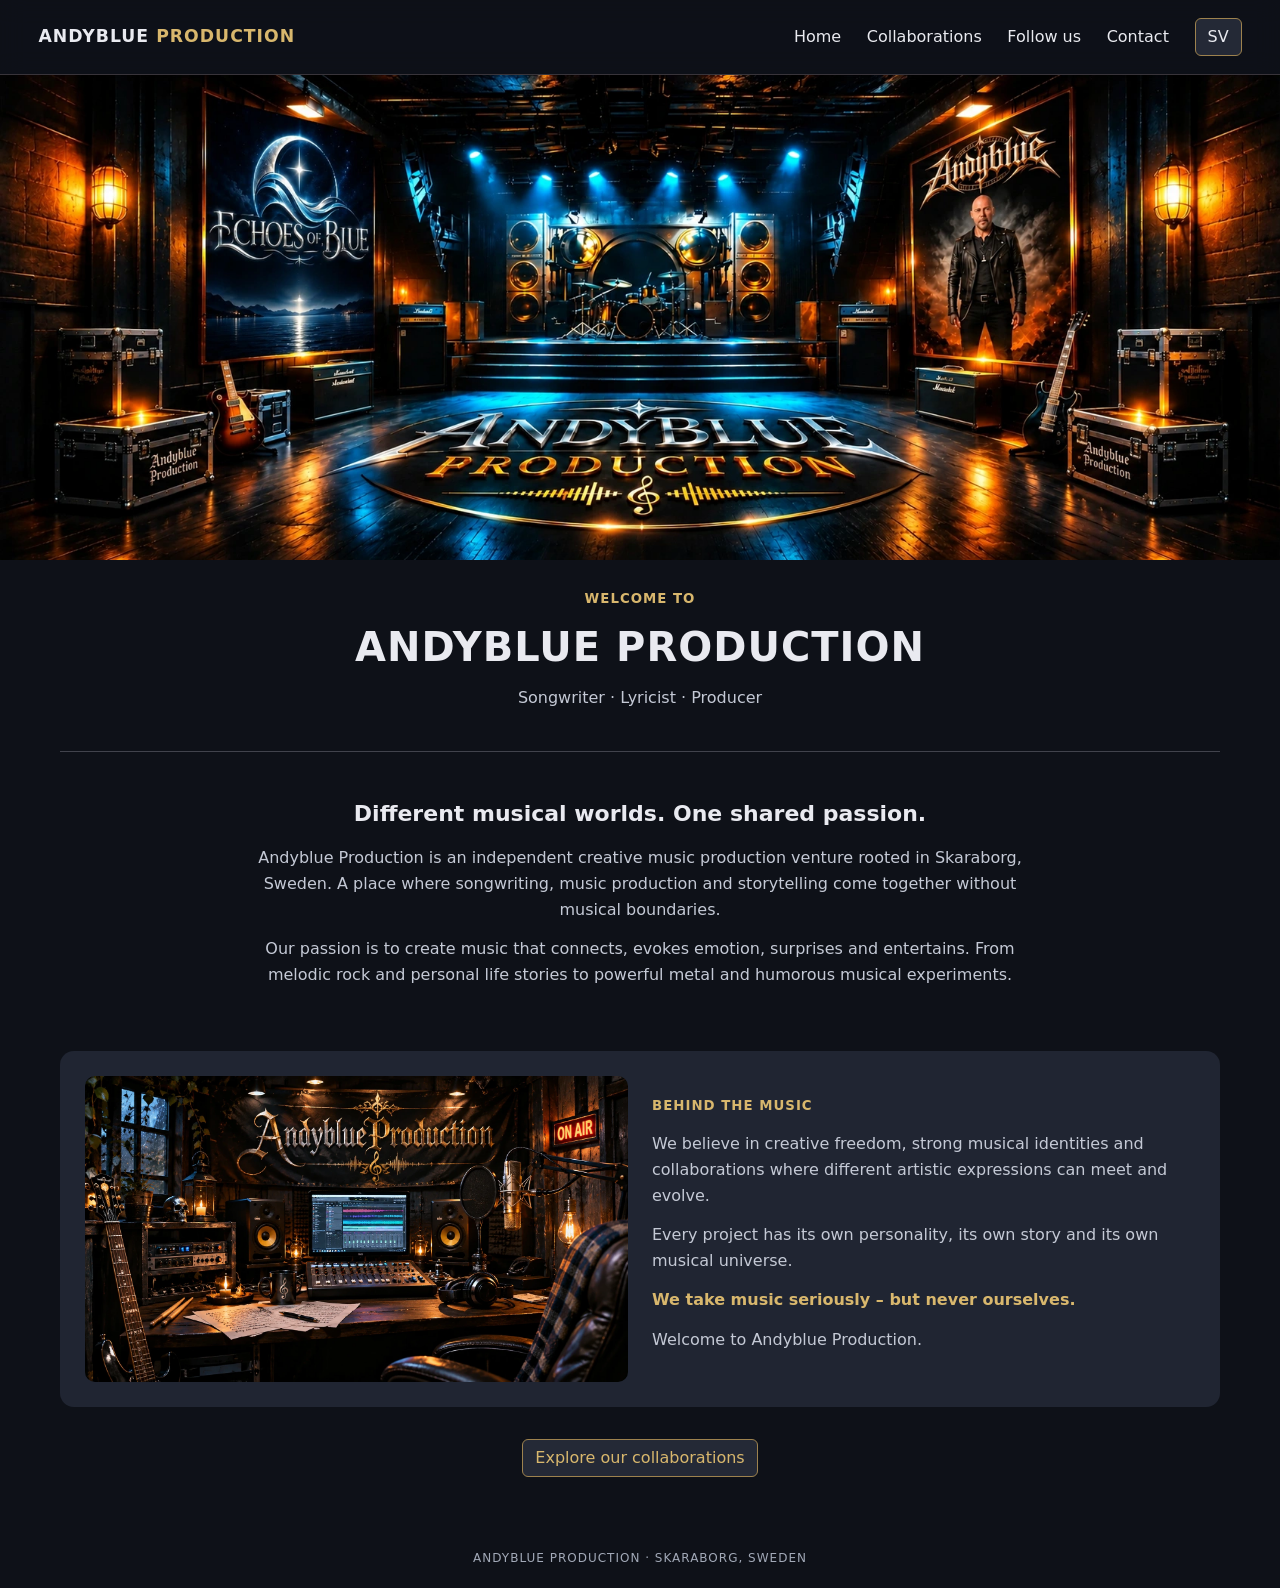
<file: index.html>
<!doctype html><html lang="en"><head><meta charset="utf-8"><meta name="viewport" content="width=device-width, initial-scale=1"><title>Andyblue Production</title><link rel="stylesheet" href="style.css"><script src="site.js" defer></script></head><body><header><a class="brand" href="index.html">ANDYBLUE <span>PRODUCTION</span></a><nav><a href="index.html" data-en="Home" data-sv="Hem">Home</a><a href="collaborations.html" data-en="Collaborations" data-sv="Samarbeten">Collaborations</a><a href="follow.html" data-en="Follow us" data-sv="Följ oss">Follow us</a><a href="contact.html" data-en="Contact" data-sv="Kontakt">Contact</a><button id="lang" type="button">SV</button></nav></header><div class="hero-wrap" id="home"><img alt="Andyblue Production stage with artist posters" class="hero" src="images/stage.webp"/></div><main><section class="intro"><small data-en="WELCOME TO" data-sv="VÄLKOMMEN TILL">WELCOME TO</small><h1>ANDYBLUE PRODUCTION</h1><p data-en="Songwriter · Lyricist · Producer" data-sv="Låtskrivare · Textförfattare · Producent">Songwriter · Lyricist · Producer</p></section><section class="home-copy"><h2  data-en="Different musical worlds. One shared passion." data-sv="Olika musikaliska världar. En gemensam passion.">Different musical worlds. One shared passion.</h2><p  data-en="Andyblue Production is an independent creative music production venture rooted in Skaraborg, Sweden. A place where songwriting, music production and storytelling come together without musical boundaries." data-sv="Andyblue Production är en oberoende kreativ musikverksamhet med rötterna i Skaraborg, Sverige. Här möts låtskrivande, musikproduktion och berättande utan musikaliska gränser.">Andyblue Production is an independent creative music production venture rooted in Skaraborg, Sweden. A place where songwriting, music production and storytelling come together without musical boundaries.</p><p  data-en="Our passion is to create music that connects, evokes emotion, surprises and entertains. From melodic rock and personal life stories to powerful metal and humorous musical experiments." data-sv="Vår drivkraft är att skapa musik som berör, väcker känslor, överraskar och underhåller. Från melodisk rock och personliga livsberättelser till kraftfull metal och humoristiska musikaliska experiment.">Our passion is to create music that connects, evokes emotion, surprises and entertains. From melodic rock and personal life stories to powerful metal and humorous musical experiments.</p></section><section class="panel split"><img src="images/studio.webp" alt="Music studio"><div><small  data-en="BEHIND THE MUSIC" data-sv="BAKOM MUSIKEN">BEHIND THE MUSIC</small><p  data-en="We believe in creative freedom, strong musical identities and collaborations where different artistic expressions can meet and evolve." data-sv="Vi tror på kreativ frihet, starka musikaliska identiteter och samarbeten där olika uttryck får mötas och utvecklas.">We believe in creative freedom, strong musical identities and collaborations where different artistic expressions can meet and evolve.</p><p  data-en="Every project has its own personality, its own story and its own musical universe." data-sv="Varje projekt har sin egen personlighet, sin egen berättelse och sitt eget musikaliska universum.">Every project has its own personality, its own story and its own musical universe.</p><p class="slogan" data-en="We take music seriously – but never ourselves." data-sv="Vi tar musiken på allvar – men absolut inte oss själva.">We take music seriously – but never ourselves.</p><p  data-en="Welcome to Andyblue Production." data-sv="Välkommen till Andyblue Production.">Welcome to Andyblue Production.</p></div></section><p class="back"><a class="link" href="collaborations.html" data-en="Explore our collaborations" data-sv="Upptäck våra samarbeten">Explore our collaborations</a></p></main><footer>ANDYBLUE PRODUCTION · SKARABORG, SWEDEN</footer></body></html>
</file>
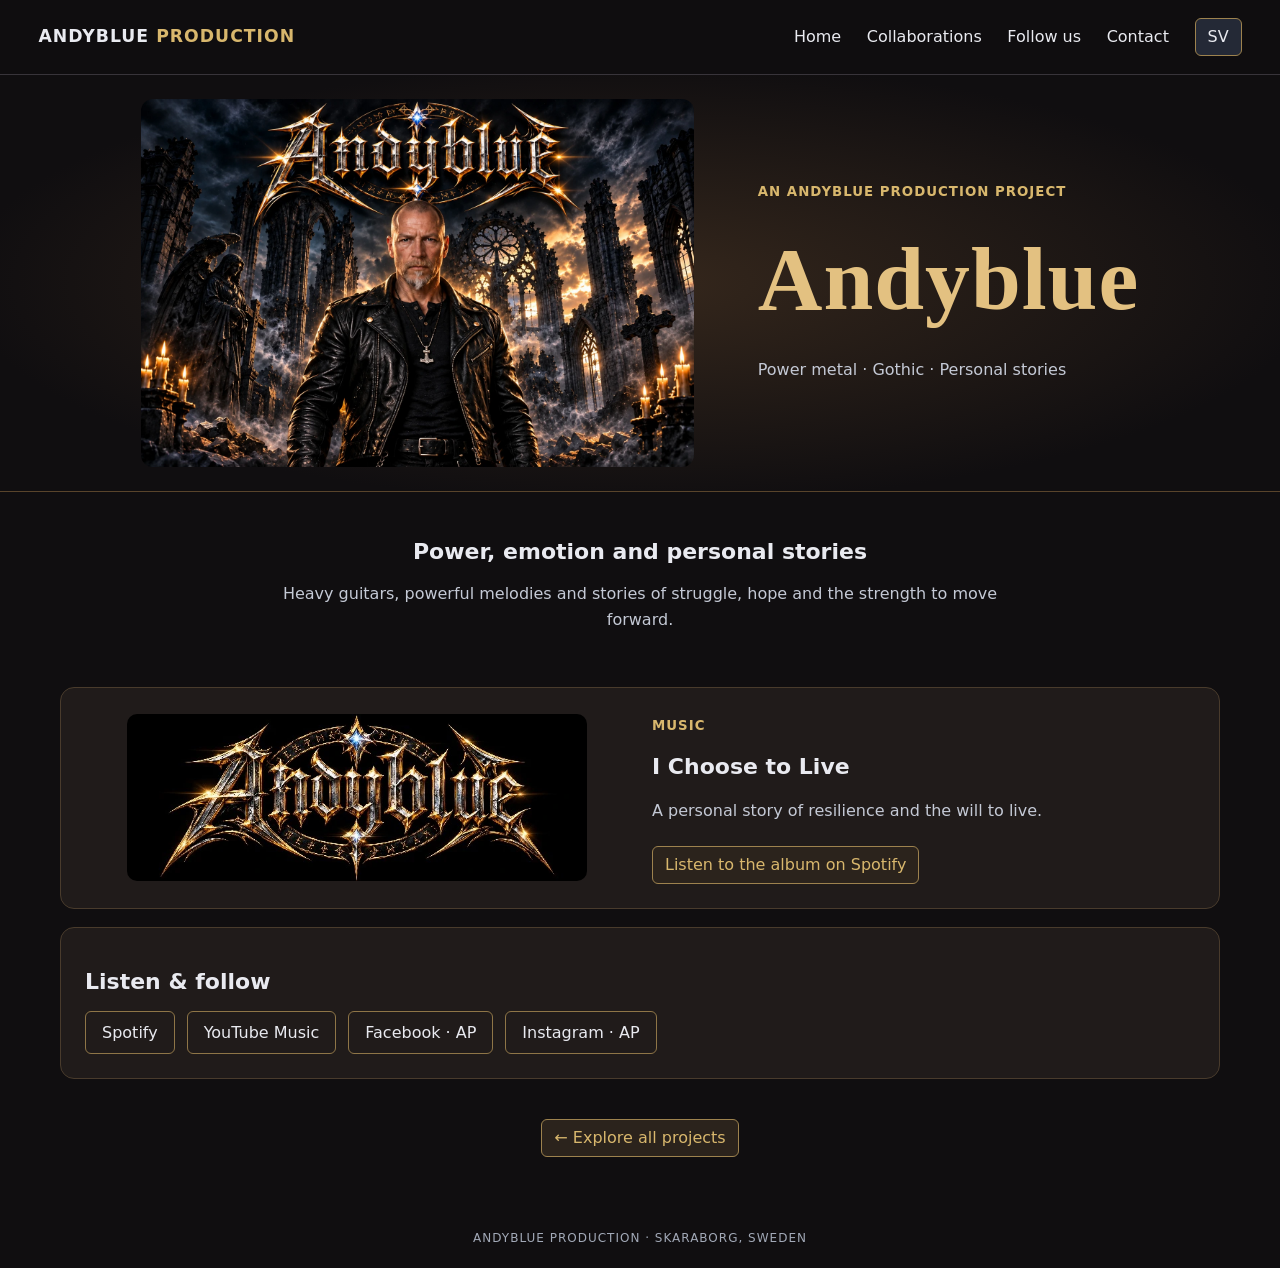
<file: andyblue.html>
<!DOCTYPE html>

<html lang="en"><head><meta charset="utf-8"/><meta content="width=device-width, initial-scale=1" name="viewport"/><title>Andyblue | Andyblue Production</title><link href="style.css" rel="stylesheet"/><script defer="" src="site.js"></script></head><body class="andy-page"><header><a class="brand" href="index.html">ANDYBLUE <span>PRODUCTION</span></a><nav><a data-en="Home" data-sv="Hem" href="index.html">Home</a><a data-en="Collaborations" data-sv="Samarbeten" href="collaborations.html">Collaborations</a><a data-en="Follow us" data-sv="Följ oss" href="follow.html">Follow us</a><a data-en="Contact" data-sv="Kontakt" href="contact.html">Contact</a><button id="lang" type="button">SV</button></nav></header><div class="andy-hero"><img alt="Andyblue artist portrait in gothic cathedral ruins" src="images/andy-portrait.webp"/><div><small data-en="AN ANDYBLUE PRODUCTION PROJECT" data-sv="ETT PROJEKT AV ANDYBLUE PRODUCTION">AN ANDYBLUE PRODUCTION PROJECT</small><h1>Andyblue</h1><p data-en="Power metal · Gothic · Personal stories" data-sv="Power metal · Gothic · Personliga berättelser">Power metal · Gothic · Personal stories</p></div></div><main><section class="echoes-intro"><h2 data-en="Power, emotion and personal stories" data-sv="Kraft, känslor och personliga berättelser">Power, emotion and personal stories</h2><p data-en="Heavy guitars, powerful melodies and stories of struggle, hope and the strength to move forward." data-sv="Tunga gitarrer, kraftfulla melodier och berättelser om kamp, hopp och styrkan att gå vidare.">Heavy guitars, powerful melodies and stories of struggle, hope and the strength to move forward.</p></section><section class="panel split release" id="music"><img alt="Andyblue logo" src="images/andyblue.webp"/><div><small data-en="MUSIC" data-sv="MUSIK">MUSIC</small><h2>I Choose to Live</h2><p data-en="A personal story of resilience and the will to live." data-sv="En personlig berättelse om motståndskraft och viljan att leva.">A personal story of resilience and the will to live.</p><a class="link" data-en="Listen to the album on Spotify" data-sv="Lyssna på albumet på Spotify" href="https://open.spotify.com/album/5EcicLr6b9FVYunjVQ2gjQ" rel="noopener noreferrer" target="_blank">Listen to the album on Spotify</a></div></section><section class="panel" id="follow"><h2 data-en="Listen &amp; follow" data-sv="Lyssna &amp; följ">Listen &amp; follow</h2><div class="platforms"><a href="https://open.spotify.com/artist/4fv56eKENTeQgwvRbwUkNv" rel="noopener noreferrer" target="_blank">Spotify</a><a href="https://music.youtube.com/playlist?list=OLAK5uy_lKihblb8KR2BF_YMe_w6opX4n6pZLDoxQ" rel="noopener noreferrer" target="_blank">YouTube Music</a><a href="https://www.facebook.com/andyblueproduction/" rel="noopener noreferrer" target="_blank">Facebook · AP</a><a href="https://www.instagram.com/andyblue_production/" rel="noopener noreferrer" target="_blank">Instagram · AP</a></div></section><p class="back"><a class="link" data-en="← Explore all projects" data-sv="← Upptäck alla projekt" href="collaborations.html">← Explore all projects</a></p></main><footer>ANDYBLUE PRODUCTION · SKARABORG, SWEDEN</footer></body></html>
</file>
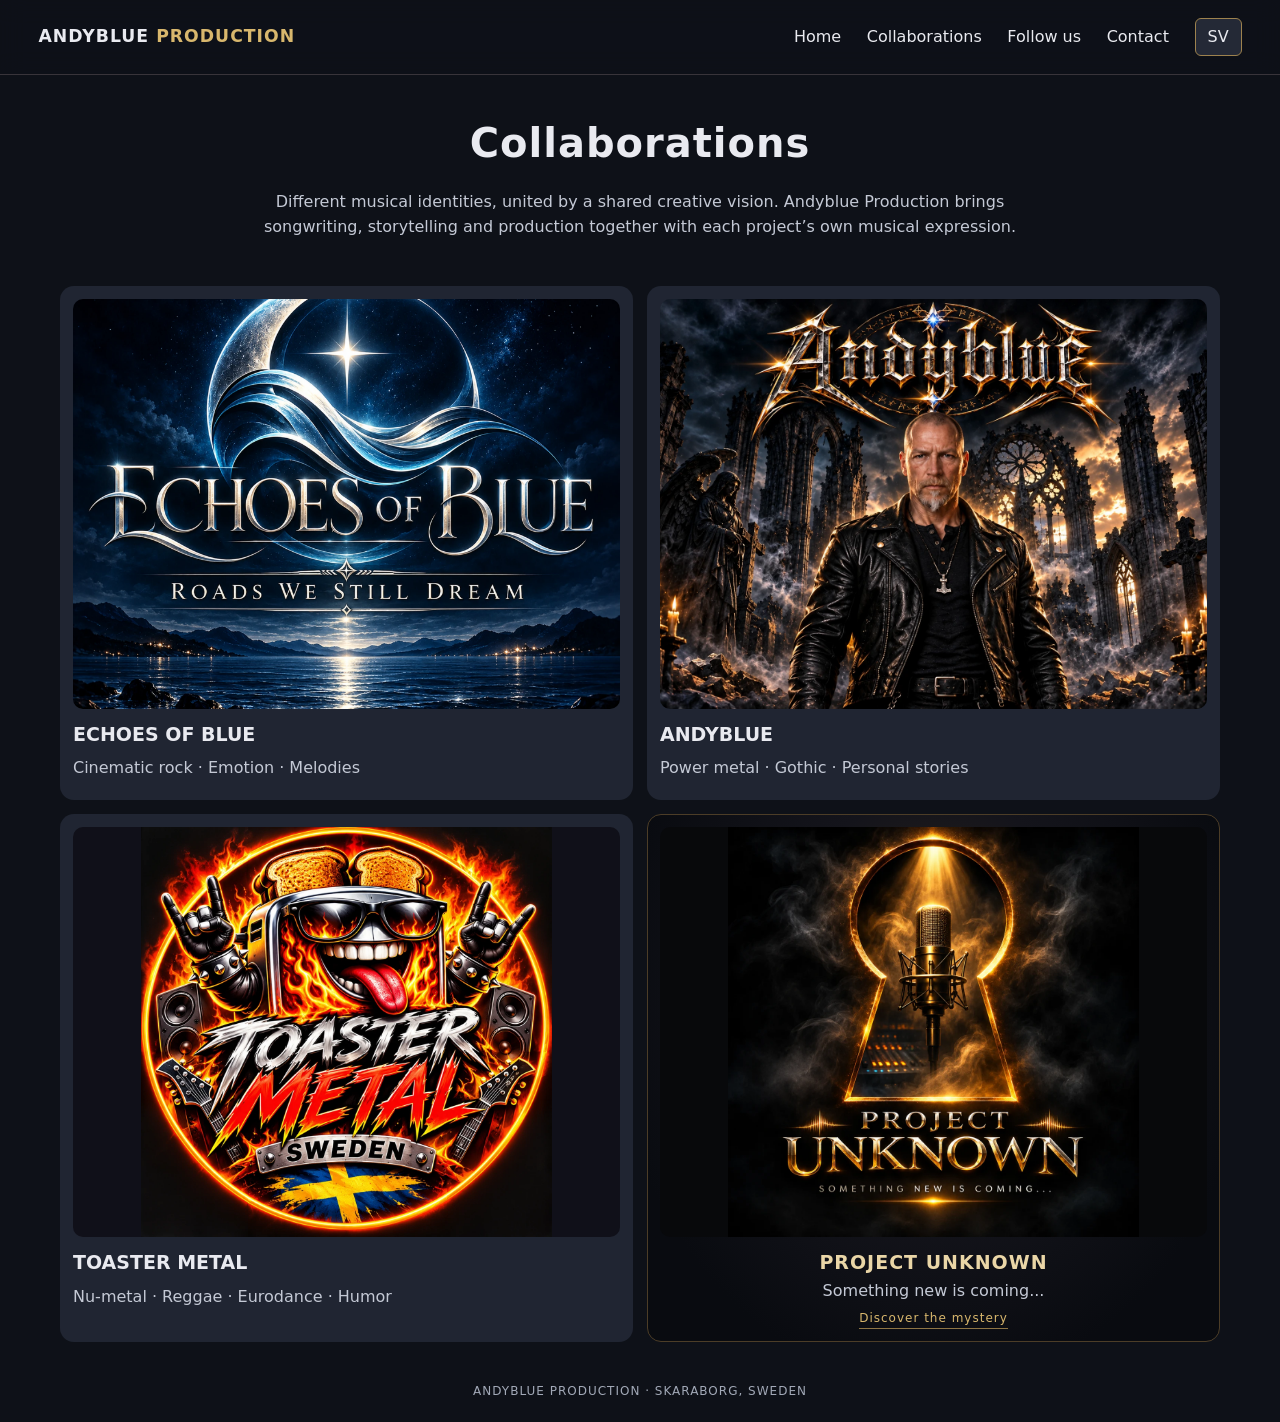
<file: collaborations.html>
<!doctype html><html lang="en"><head><meta charset="utf-8"><meta name="viewport" content="width=device-width, initial-scale=1"><title>Collaborations | Andyblue Production</title><link rel="stylesheet" href="style.css"><script src="site.js" defer></script></head><body><header><a class="brand" href="index.html">ANDYBLUE <span>PRODUCTION</span></a><nav><a href="index.html" data-en="Home" data-sv="Hem">Home</a><a href="collaborations.html" data-en="Collaborations" data-sv="Samarbeten">Collaborations</a><a href="follow.html" data-en="Follow us" data-sv="Följ oss">Follow us</a><a href="contact.html" data-en="Contact" data-sv="Kontakt">Contact</a><button id="lang" type="button">SV</button></nav></header><main><section class="home-copy"><h1  data-en="Collaborations" data-sv="Samarbeten">Collaborations</h1><p  data-en="Different musical identities, united by a shared creative vision. Andyblue Production brings songwriting, storytelling and production together with each project’s own musical expression." data-sv="Olika musikaliska identiteter, förenade av en gemensam kreativ vision. Andyblue Production förenar låtskrivande, berättande och produktion med varje projekts eget musikaliska uttryck.">Different musical identities, united by a shared creative vision. Andyblue Production brings songwriting, storytelling and production together with each project’s own musical expression.</p></section><div class="grid"><a class="tile" href="echoes.html"><img alt="Roads We Still Dream" src="images/echoes.webp"/><h3>ECHOES OF BLUE</h3><p data-en="Cinematic rock · Emotion · Melodies" data-sv="Cinematisk rock · Känslor · Melodier">Cinematic rock · Emotion · Melodies</p></a><a class="tile" href="andyblue.html"><img alt="Andyblue artist portrait and logo" src="images/andy-portrait.webp"/><h3>ANDYBLUE</h3><p data-en="Power metal · Gothic · Personal stories" data-sv="Power metal · Gothic · Personliga berättelser">Power metal · Gothic · Personal stories</p></a><a class="tile" href="toaster.html"><img alt="Toaster Metal" src="images/toaster.webp"/><h3>TOASTER METAL</h3><p>Nu-metal · Reggae · Eurodance · Humor</p></a><button aria-haspopup="dialog" class="tile mystery" id="unknown"><img alt="" class="unknown-poster" src="images/project-unknown.webp"/><h3>PROJECT UNKNOWN</h3><p data-en="Something new is coming..." data-sv="Något nytt är på väg...">Something new is coming...</p><span class="secret-cta" data-en="Discover the mystery" data-sv="Upptäck mysteriet">Discover the mystery</span></button></div></main><dialog aria-labelledby="film-title" id="film"><button aria-label="Close" data-en="Close ×" data-sv="Stäng ×" id="close">Close ×</button><small>ANDYBLUE PRODUCTION</small><h2 id="film-title">THIS IS WHO WE ARE</h2><div class="film-screen"><span aria-hidden="true" class="film-play">▷</span><p data-en="The film is coming soon." data-sv="Filmen kommer snart.">The film is coming soon.</p></div><p data-en="Different voices. One creative vision." data-sv="Olika röster. En kreativ vision.">Different voices. One creative vision.</p></dialog><footer>ANDYBLUE PRODUCTION · SKARABORG, SWEDEN</footer></body></html>
</file>
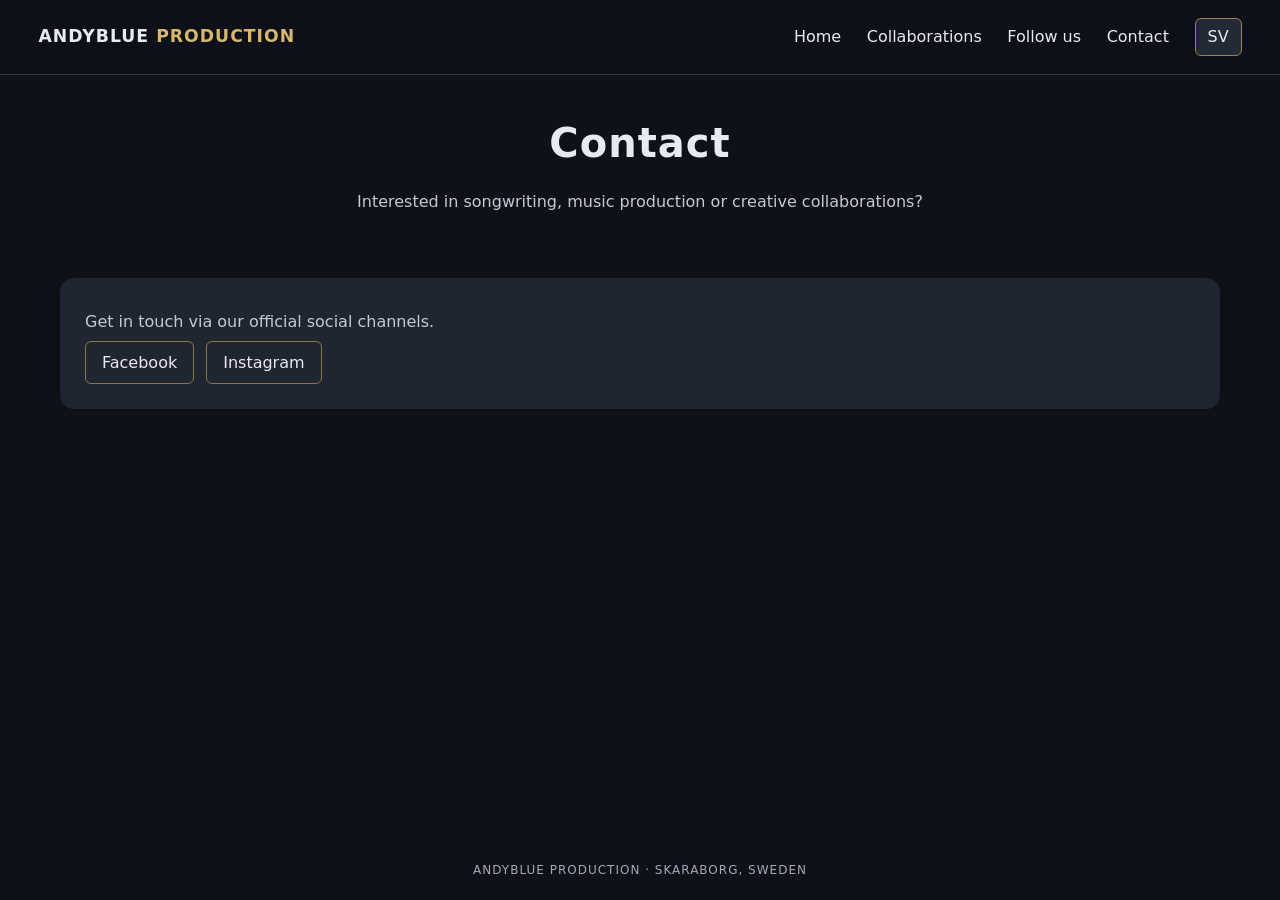
<file: contact.html>
<!DOCTYPE html>
<html lang="en"><head><meta charset="utf-8"/><meta content="width=device-width, initial-scale=1" name="viewport"/><title>Contact | Andyblue Production</title><link href="style.css" rel="stylesheet"/><script defer="" src="site.js"></script></head><body><header><a class="brand" href="index.html">ANDYBLUE <span>PRODUCTION</span></a><nav><a data-en="Home" data-sv="Hem" href="index.html">Home</a><a data-en="Collaborations" data-sv="Samarbeten" href="collaborations.html">Collaborations</a><a data-en="Follow us" data-sv="Följ oss" href="follow.html">Follow us</a><a data-en="Contact" data-sv="Kontakt" href="contact.html">Contact</a><button id="lang" type="button">SV</button></nav></header><main><section class="home-copy"><h1 data-en="Contact" data-sv="Kontakt">Contact</h1><p data-en="Interested in songwriting, music production or creative collaborations?" data-sv="Intresserad av låtskrivande, musikproduktion eller kreativa samarbeten?">Interested in songwriting, music production or creative collaborations?</p></section><section class="panel"><p data-en="Get in touch via our official social channels." data-sv="Kontakta oss via våra officiella sociala kanaler.">Get in touch via our official social channels.</p><div class="platforms"><a href="https://www.facebook.com/andyblueproduction/" rel="noopener noreferrer" target="_blank">Facebook</a><a href="https://www.instagram.com/andyblue_production/" rel="noopener noreferrer" target="_blank">Instagram</a></div></section></main><footer>ANDYBLUE PRODUCTION · SKARABORG, SWEDEN</footer></body></html>
</file>
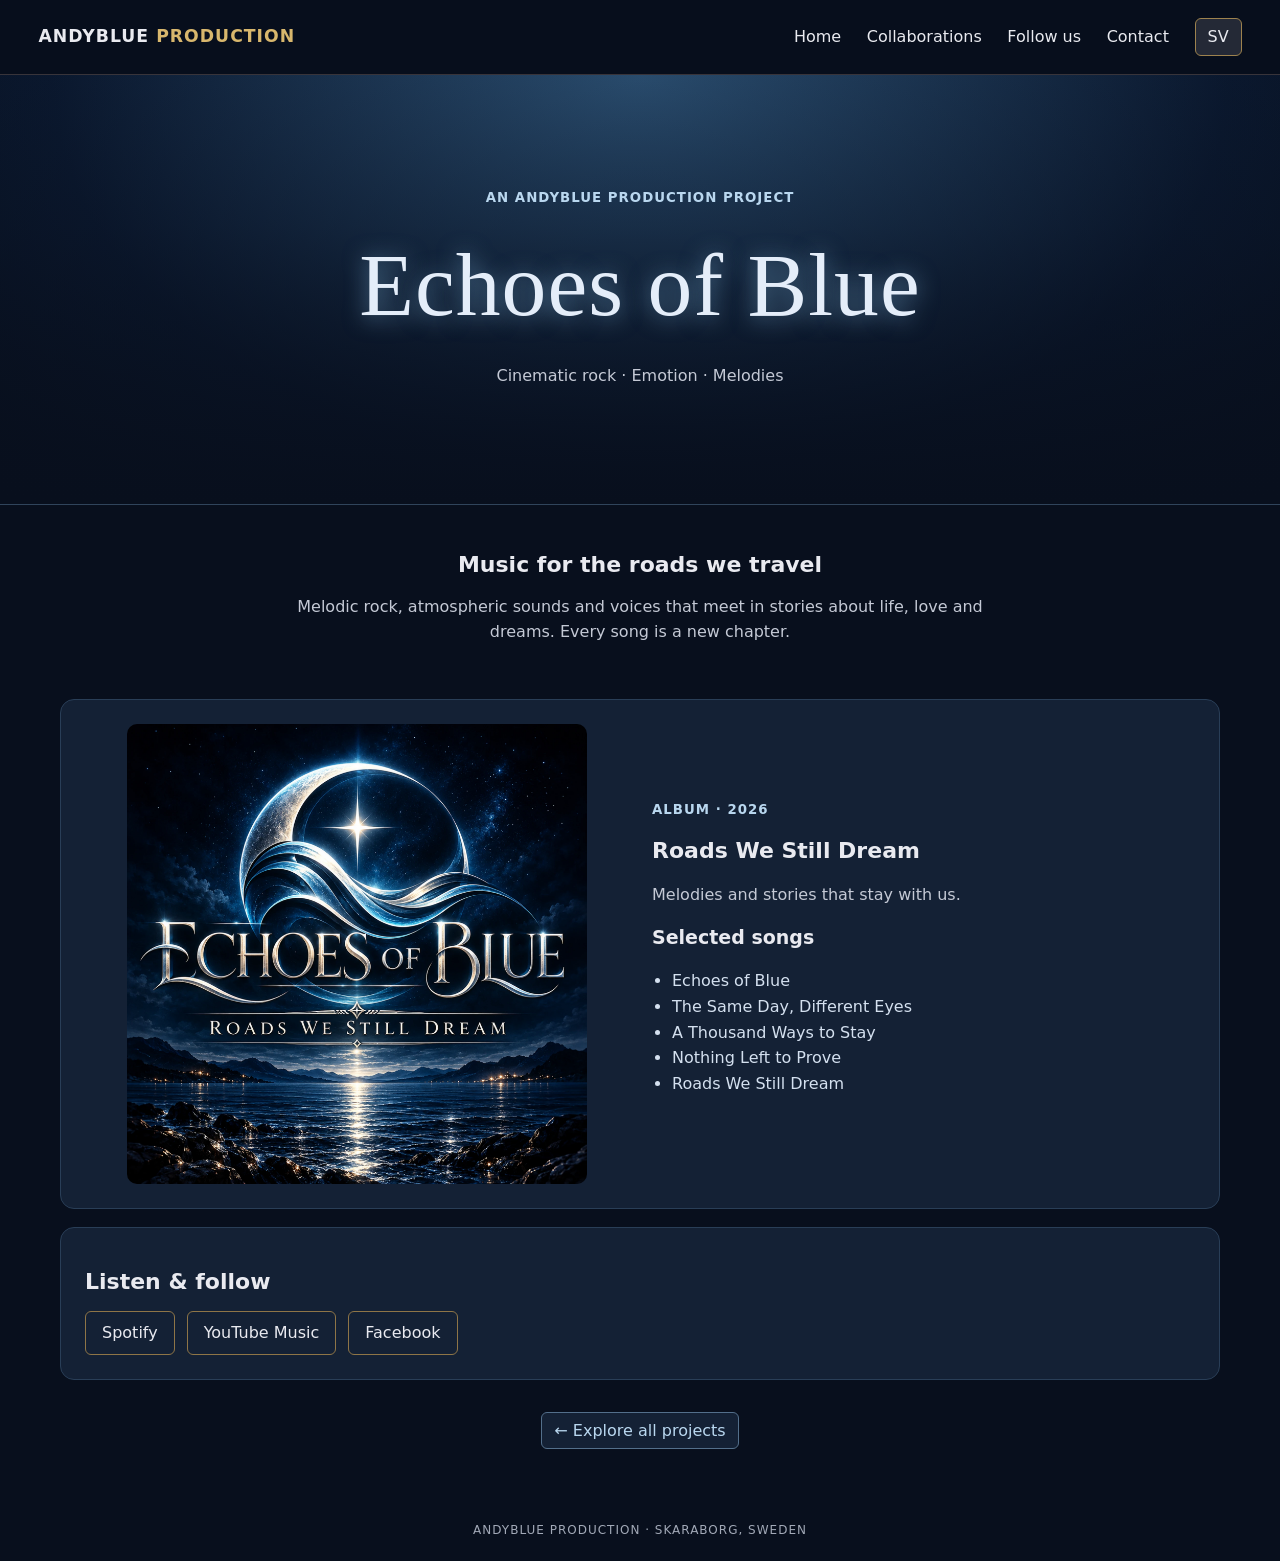
<file: echoes.html>
<!DOCTYPE html>

<html lang="en"><head><meta charset="utf-8"/><meta content="width=device-width, initial-scale=1" name="viewport"/><title>Echoes of Blue | Andyblue Production</title><link href="style.css" rel="stylesheet"/><script defer="" src="site.js"></script></head><body class="echoes-page"><header><a class="brand" href="index.html">ANDYBLUE <span>PRODUCTION</span></a><nav><a data-en="Home" data-sv="Hem" href="index.html">Home</a><a data-en="Collaborations" data-sv="Samarbeten" href="collaborations.html">Collaborations</a><a data-en="Follow us" data-sv="Följ oss" href="follow.html">Follow us</a><a data-en="Contact" data-sv="Kontakt" href="contact.html">Contact</a><button id="lang" type="button">SV</button></nav></header><div class="echoes-hero"><div><small data-en="AN ANDYBLUE PRODUCTION PROJECT" data-sv="ETT PROJEKT AV ANDYBLUE PRODUCTION">AN ANDYBLUE PRODUCTION PROJECT</small><h1>Echoes of Blue</h1><p data-en="Cinematic rock · Emotion · Melodies" data-sv="Cinematisk rock · Känslor · Melodier">Cinematic rock · Emotion · Melodies</p></div></div><main><section class="echoes-intro"><h2 data-en="Music for the roads we travel" data-sv="Musik för vägarna vi färdas på">Music for the roads we travel</h2><p data-en="Melodic rock, atmospheric sounds and voices that meet in stories about life, love and dreams. Every song is a new chapter." data-sv="Melodisk rock, stämningsfulla ljudlandskap och röster som möts i berättelser om livet, kärleken och drömmarna. Varje låt är ett nytt kapitel.">Melodic rock, atmospheric sounds and voices that meet in stories about life, love and dreams. Every song is a new chapter.</p></section><section class="panel split release" id="releases"><img alt="Echoes of Blue – Roads We Still Dream" src="images/echoes.webp"/><div><small data-en="ALBUM · 2026" data-sv="ALBUM · 2026">ALBUM · 2026</small><h2>Roads We Still Dream</h2><p data-en="Melodies and stories that stay with us." data-sv="Melodier och berättelser som stannar kvar.">Melodies and stories that stay with us.</p><h3 data-en="Selected songs" data-sv="Utvalda låtar">Selected songs</h3><ul><li>Echoes of Blue</li><li>The Same Day, Different Eyes</li><li>A Thousand Ways to Stay</li><li>Nothing Left to Prove</li><li>Roads We Still Dream</li></ul></div></section><section class="panel" id="follow"><h2 data-en="Listen &amp; follow" data-sv="Lyssna &amp; följ oss">Listen &amp; follow</h2><div class="platforms"><a href="https://open.spotify.com/album/5QbTr0TOA97lkDI9UJ7OGx" rel="noopener noreferrer" target="_blank">Spotify</a><a href="https://music.youtube.com/playlist?list=OLAK5uy_kwFHcxCBzQ0VkFBYv3DnX8_Q6780KRPIw" rel="noopener noreferrer" target="_blank">YouTube Music</a><a href="https://www.facebook.com/profile.php?id=61596265104468" rel="noopener noreferrer" target="_blank">Facebook</a></div></section><p class="back"><a class="link" data-en="← Explore all projects" data-sv="← Upptäck alla projekt" href="collaborations.html">← Explore all projects</a></p></main><footer>ANDYBLUE PRODUCTION · SKARABORG, SWEDEN</footer></body></html>
</file>
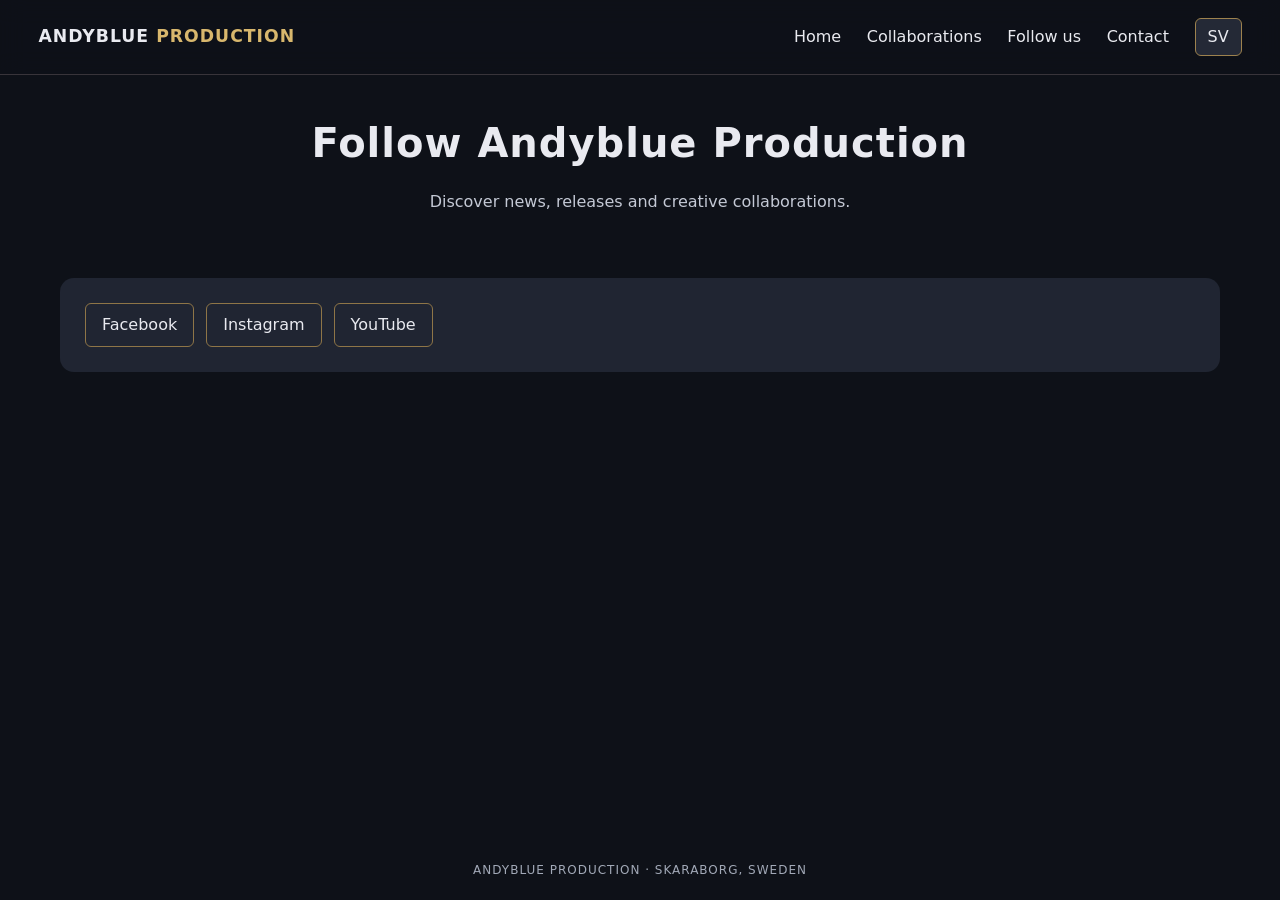
<file: follow.html>
<!DOCTYPE html>
<html lang="en"><head><meta charset="utf-8"/><meta content="width=device-width, initial-scale=1" name="viewport"/><title>Follow us | Andyblue Production</title><link href="style.css" rel="stylesheet"/><script defer="" src="site.js"></script></head><body><header><a class="brand" href="index.html">ANDYBLUE <span>PRODUCTION</span></a><nav><a data-en="Home" data-sv="Hem" href="index.html">Home</a><a data-en="Collaborations" data-sv="Samarbeten" href="collaborations.html">Collaborations</a><a data-en="Follow us" data-sv="Följ oss" href="follow.html">Follow us</a><a data-en="Contact" data-sv="Kontakt" href="contact.html">Contact</a><button id="lang" type="button">SV</button></nav></header><main><section class="home-copy"><h1 data-en="Follow Andyblue Production" data-sv="Följ Andyblue Production">Follow Andyblue Production</h1><p data-en="Discover news, releases and creative collaborations." data-sv="Upptäck nyheter, musiksläpp och kreativa samarbeten.">Discover news, releases and creative collaborations.</p></section><section class="panel"><div class="platforms"><a href="https://www.facebook.com/andyblueproduction/" rel="noopener noreferrer" target="_blank">Facebook</a><a href="https://www.instagram.com/andyblue_production/" rel="noopener noreferrer" target="_blank">Instagram</a><a href="https://www.youtube.com/@Andyblue_Production" rel="noopener noreferrer" target="_blank">YouTube</a></div></section></main><footer>ANDYBLUE PRODUCTION · SKARABORG, SWEDEN</footer></body></html>
</file>
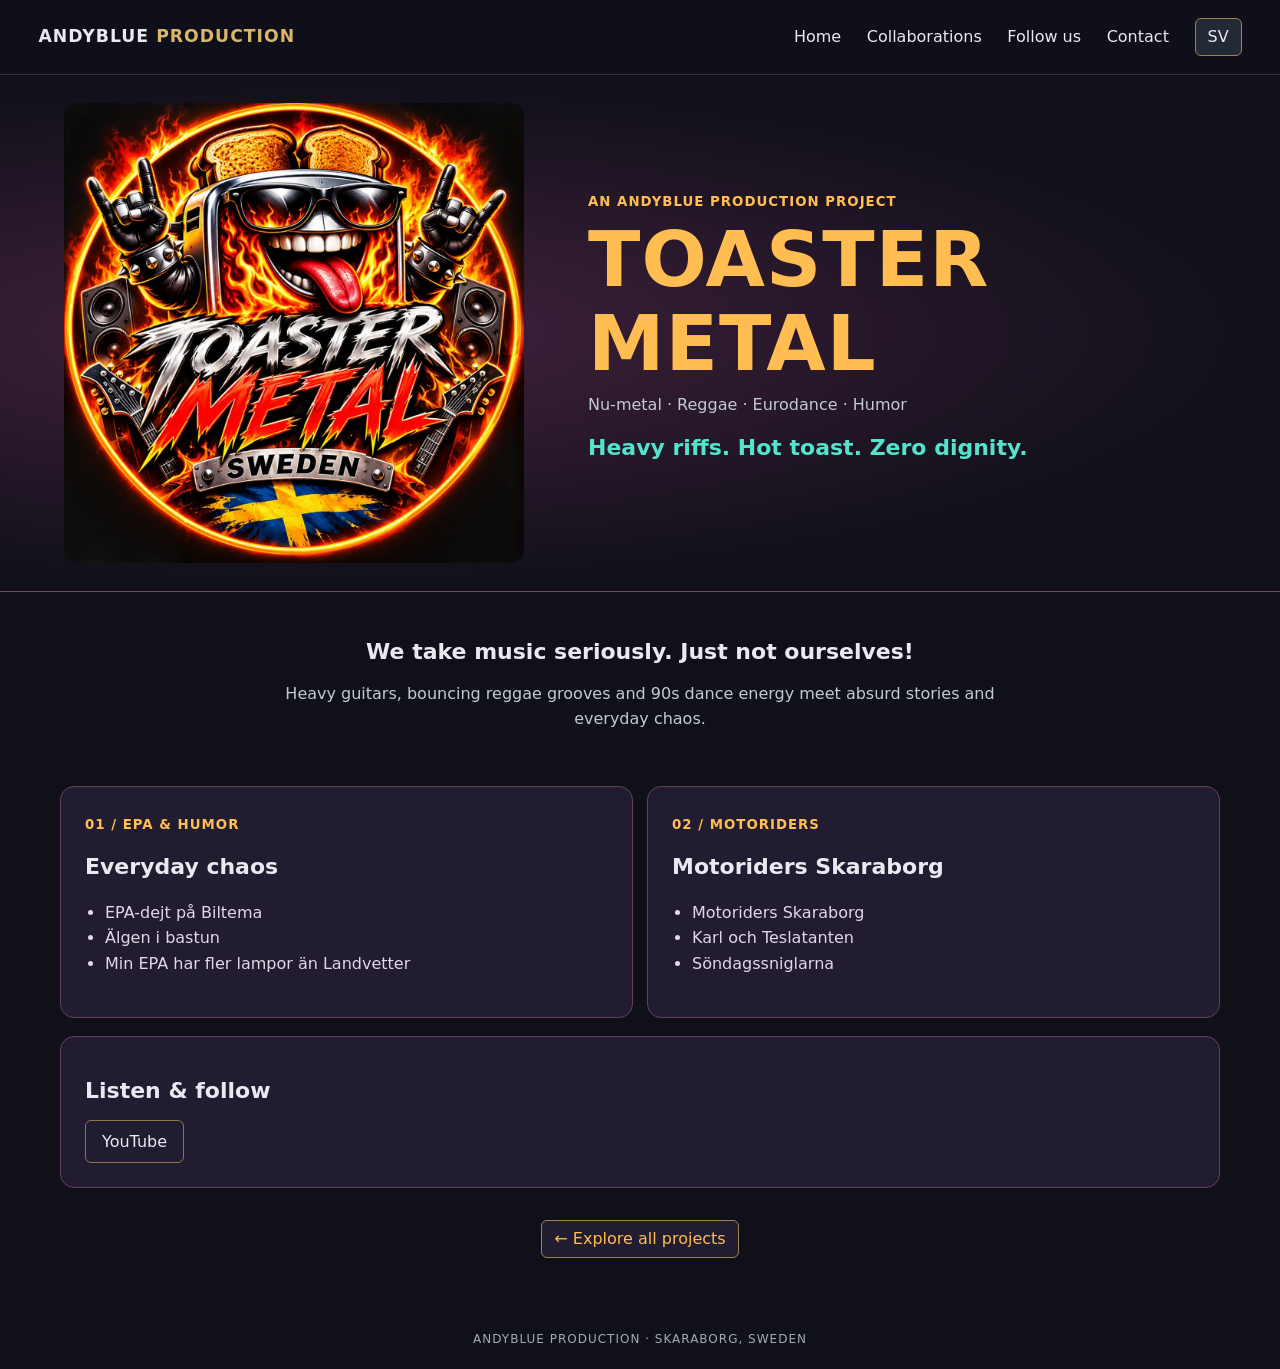
<file: toaster.html>
<!DOCTYPE html>

<html lang="en"><head><meta charset="utf-8"/><meta content="width=device-width, initial-scale=1" name="viewport"/><title>Toaster Metal | Andyblue Production</title><link href="style.css" rel="stylesheet"/><script defer="" src="site.js"></script></head><body class="toaster-page"><header><a class="brand" href="index.html">ANDYBLUE <span>PRODUCTION</span></a><nav><a data-en="Home" data-sv="Hem" href="index.html">Home</a><a data-en="Collaborations" data-sv="Samarbeten" href="collaborations.html">Collaborations</a><a data-en="Follow us" data-sv="Följ oss" href="follow.html">Follow us</a><a data-en="Contact" data-sv="Kontakt" href="contact.html">Contact</a><button id="lang" type="button">SV</button></nav></header><div class="toaster-hero"><img alt="Toaster Metal" src="images/toaster.webp"/><div><small data-en="AN ANDYBLUE PRODUCTION PROJECT" data-sv="ETT PROJEKT AV ANDYBLUE PRODUCTION">AN ANDYBLUE PRODUCTION PROJECT</small><h1>Toaster Metal</h1><p>Nu-metal · Reggae · Eurodance · Humor</p><h2 data-en="Heavy riffs. Hot toast. Zero dignity." data-sv="Tunga riff. Het toast. Noll värdighet.">Heavy riffs. Hot toast. Zero dignity.</h2></div></div><main><section class="echoes-intro"><h2 data-en="We take music seriously. Just not ourselves!" data-sv="Vi tar musiken på allvar, men absolut inte oss själva!">We take music seriously. Just not ourselves!</h2><p data-en="Heavy guitars, bouncing reggae grooves and 90s dance energy meet absurd stories and everyday chaos." data-sv="Tunga gitarrer, gungande reggae och 90-talets dansenergi möter absurda berättelser och vardagskaos.">Heavy guitars, bouncing reggae grooves and 90s dance energy meet absurd stories and everyday chaos.</p></section><section id="music"><div class="grid"><article class="panel"><small>01 / EPA &amp; HUMOR</small><h2 data-en="Everyday chaos" data-sv="Vardagskaos">Everyday chaos</h2><ul><li>EPA-dejt på Biltema</li><li>Älgen i bastun</li><li>Min EPA har fler lampor än Landvetter</li></ul></article><article class="panel"><small>02 / MOTORIDERS</small><h2>Motoriders Skaraborg</h2><ul><li>Motoriders Skaraborg</li><li>Karl och Teslatanten</li><li>Söndagssniglarna</li></ul></article></div></section><section class="panel" id="follow"><h2 data-en="Listen &amp; follow" data-sv="Lyssna &amp; följ">Listen &amp; follow</h2><div class="platforms"><a href="https://www.youtube.com/@ToasterMetalSweden" rel="noopener noreferrer" target="_blank">YouTube</a></div></section><p class="back"><a class="link" data-en="← Explore all projects" data-sv="← Upptäck alla projekt" href="collaborations.html">← Explore all projects</a></p></main><footer>ANDYBLUE PRODUCTION · SKARABORG, SWEDEN</footer></body></html>
</file>
<file: style.css>
*{box-sizing:border-box}html{scroll-behavior:smooth}body{margin:0;background:#0e1118;color:#e9eaf0;font:16px/1.6 system-ui,sans-serif}header,main,footer{max-width:1200px;margin:auto;padding:20px}header{display:flex;align-items:center;justify-content:space-between;gap:18px;flex-wrap:wrap}a{color:inherit;text-decoration:none}nav{display:flex;gap:18px;align-items:center;flex-wrap:wrap;font-size:14px}.brand{font-weight:750;letter-spacing:1px}.brand span,small,em,.link{color:#d8b76d}button{font:inherit;color:inherit;cursor:pointer}nav button,.link{background:#242936;border:1px solid #9d824e;border-radius:6px;padding:5px 12px}.hero{width:100%;display:block;border-radius:16px}.intro{text-align:center;padding:25px 0 35px;border-bottom:1px solid #41434c}h1{font-size:clamp(24px,4vw,40px);letter-spacing:1px;margin:4px 0}p{color:#c4c9d5;margin:6px 0}h2{font-size:22px;margin:12px 0}h3{margin:10px 0 0;font-size:19px}small{font-weight:700;letter-spacing:1px}.grid{display:grid;grid-template-columns:repeat(2,minmax(0,1fr));gap:14px}.tile,.panel{background:#202532;border:1px solid transparent;border-radius:14px;padding:12px;overflow:hidden}.tile{display:block;text-align:left;transition:border-color .2s,transform .2s}.tile:hover,.tile:focus-visible{border-color:#d8b76d;transform:translateY(-2px)}.tile img,.art{width:100%;aspect-ratio: 4/3;object-fit:cover;border-radius:10px;display:block}.tile img.logo{object-fit:contain;background:#000}.art.toaster{display:grid;place-content:center;text-align:center;background:radial-gradient(ellipse at bottom,#9a3e16,#211a21 70%);color:#ffcb70;font-size:70px;line-height:1.2}.art strong{font-size:clamp(20px,3vw,38px)}.mystery{display:flex;flex-direction:column;align-items:center;justify-content:center;text-align:center;min-height:240px}.mystery svg{color:#d8b76d}.panel{margin-top:18px;padding:24px;scroll-margin-top:20px}.split{display:grid;grid-template-columns:1fr 1fr;align-items:center;gap:24px}.split img{width:100%;border-radius:10px}footer{text-align:center;color:#a2a9b7;font-size:12px;letter-spacing:1px}dialog{background:#202532;color:#fff;border:1px solid #d8b76d;border-radius:12px;padding:40px;width:min(600px,90vw);text-align:center}dialog::backdrop{background:#000b}#close{position:absolute;right:12px;top:8px;background:none;border:0;font-size:28px}a:focus-visible,button:focus-visible{outline:2px solid #e9c77c;outline-offset:3px}@media(max-width:650px){header,main{padding:12px}.grid,.split{grid-template-columns:1fr}nav{gap:12px}.panel{padding:16px}}@media(prefers-reduced-motion:reduce){*{scroll-behavior:auto!important;transition:none!important}}
/* V0.2: full-width hero and sticky navigation */
header{position:sticky;top:0;z-index:10;max-width:none;width:100%;padding:18px clamp(16px,3vw,56px);background:#0e1118f5;border-bottom:1px solid #38343a;backdrop-filter:blur(12px)}
.brand{font-size:clamp(16px,1.35vw,23px)}nav{font-size:16px;gap:clamp(12px,2vw,32px)}nav a:hover{color:#d8b76d}.hero-wrap{width:100%;background:#080b10;scroll-margin-top:100px}.hero{width:100%;height:auto;max-height:80vh;object-fit:contain;border-radius:0}main{padding-top:0}section[id]{scroll-margin-top:120px}@media(max-width:650px){header{padding:12px;gap:8px}nav{font-size:13px;gap:10px}.hero{max-height:none}section[id],.hero-wrap{scroll-margin-top:160px}}

/* V0.3 panoramic hero */
.hero-wrap{background:#080b10}.hero{width:100%;height:auto;max-height:none;object-fit:contain}.hero-wrap{scroll-margin-top:100px}

/* V0.4 Echoes */
.echoes-page{background:#080f1d}.echoes-page header{background:#080f1df5}.echoes-hero{min-height:clamp(250px,35vw,430px);display:grid;place-items:center;text-align:center;padding:32px 16px;background:linear-gradient(0deg,#080f1d 0%,#080f1d66 65%,#080f1d33),radial-gradient(ellipse at 50% 0%,#315a80,#0b1a32 65%,#080f1d);border-bottom:1px solid #30445b}.echoes-hero h1{font-family:Georgia,serif;font-size:clamp(42px,7vw,92px);font-weight:400;color:#e4edf9;text-shadow:0 2px 22px #7aabd0aa}.echoes-page small,.echoes-page .link{color:#b9d7ef}.echoes-intro{text-align:center;max-width:720px;margin:0 auto;padding:30px 0}.echoes-page .panel{background:#142135;border-color:#293e57}.release img{max-width:460px;margin:auto}.release ul{padding-left:20px;color:#d4e0ef}.platforms{display:flex;gap:12px;flex-wrap:wrap}.platforms span{border:1px solid #415875;border-radius:6px;padding:8px 16px;color:#a9bfd5}.back{text-align:center;margin:32px 0}.echoes-page .link{border-color:#536f8b;background:#142135}
/* V0.5 Andyblue */
.andy-page{background:#100e10}.andy-page header{background:#100e10f5}.andy-hero{display:flex;align-items:center;justify-content:center;gap:clamp(20px,5vw,80px);padding:24px clamp(16px,5vw,80px);background:radial-gradient(ellipse at center,#35271c,#100e10 75%);border-bottom:1px solid #59442b}.andy-hero img{width:min(48%,600px);border-radius:12px}.andy-hero h1{font-family:Georgia,serif;font-size:clamp(40px,7vw,90px);color:#e3c181}.andy-page .panel{background:#201b1a;border-color:#493b2c}.andy-page .platforms span{border-color:#59442b;color:#b8a895}.andy-page .link{display:inline-block;margin-top:8px;background:#2b231c}.andy-page .release img{background:#000}@media(max-width:650px){.andy-hero{flex-direction:column;text-align:center}.andy-hero img{width:100%}}

/* V0.6 Toaster Metal */
.toaster-page{background:#101019}.toaster-page header{background:#101019f5}.toaster-hero{display:flex;align-items:center;justify-content:center;gap:clamp(20px,5vw,80px);padding:28px clamp(16px,5vw,80px);background:radial-gradient(ellipse at 25% 50%,#43213e,#101019 70%);border-bottom:1px solid #78465e}.toaster-hero img{width:min(48%,600px);border-radius:12px}.toaster-hero h1{font-size:clamp(38px,6vw,78px);color:#ffbd52;line-height:1.1;text-transform:uppercase}.toaster-hero h2{color:#55e3cc}.toaster-page .panel{background:#211c30;border-color:#64405d}.toaster-page small,.toaster-page .link{color:#ffbd52}.toaster-page .platforms span{border-color:#64405d;color:#d5c5df}.toaster-page .link{background:#211c30}.toaster-page ul{padding-left:20px;color:#e5d6e8}.tile img[src$="toaster.svg"]{object-fit:contain;background:#171525}@media(max-width:650px){.toaster-hero{flex-direction:column;text-align:center}.toaster-hero img{width:100%}}

/* V0.7 original logo, uncropped */
.tile img[src$="toaster.webp"]{object-fit:contain;background:#101019}.toaster-hero img{width:min(48%,460px);height:auto;object-fit:contain}@media(max-width:650px){.toaster-hero img{width:min(100%,460px)}}

/* V0.8 Project Unknown */
#unknown{position:relative;isolation:isolate;background:radial-gradient(ellipse at 50% 35%,#32291c 0%,#14141b 42%,#090b10 80%);border-color:#4c3d27;min-height:300px;padding:24px 16px;gap:8px}#unknown h3{font-size:clamp(20px,3vw,32px);letter-spacing:3px;color:#ead6a7}#unknown small{font-size:10px;letter-spacing:2px}#unknown p{margin:0}.secret-art{position:relative;display:grid;place-items:center;width:160px;height:160px;margin-bottom:12px;color:#e6bd70}.secret-art svg{color:inherit;filter:drop-shadow(0 0 15px #e4b765);animation:secret-pulse 4s ease-in-out infinite}.secret-ring{position:absolute;inset:5px;border:1px solid #96734480;border-radius:50%;box-shadow:0 0 40px #b6873020,inset 0 0 30px #b6873020}.secret-cta{font-size:12px;letter-spacing:1px;color:#d8b76d;border-bottom:1px solid #8e7545;margin-top:12px}#film{width:min(850px,92vw);background:radial-gradient(ellipse at top,#2a2117,#0b0d12 65%);padding:56px 24px 28px;border-color:#8e7545}#film h2{font-size:clamp(24px,5vw,48px);letter-spacing:3px;color:#ead6a7}.film-screen{aspect-ratio:16/9;background:#06070a;border:1px solid #54452c;border-radius:8px;display:grid;align-content:center;justify-items:center;margin:20px 0}.film-play{font-size:48px;color:#d8b76d;line-height:1}#film #close{font-size:14px;color:#ead6a7;padding:8px}@keyframes secret-pulse{0%,100%{opacity:.75}50%{opacity:1;filter:drop-shadow(0 0 25px #e4b765)}}@media(prefers-reduced-motion:reduce){.secret-art svg{animation:none}}

/* V0.9 Project Unknown artwork */
#unknown{padding:12px;justify-content:flex-start;gap:0}#unknown .unknown-poster{width:100%;aspect-ratio:4/3;object-fit:contain;background:#08090b;animation:unknown-glow 5s ease-in-out infinite}#unknown h3{font-size:19px;letter-spacing:1px;margin:10px 0 0}#unknown .secret-cta{margin-top:6px} @keyframes unknown-glow{0%,100%{filter:brightness(.94)}50%{filter:brightness(1.06)}}@media(prefers-reduced-motion:reduce){#unknown .unknown-poster{animation:none}}

.home-copy{max-width:820px;margin:auto;text-align:center;padding:32px 12px}.home-copy p,.split p{margin:14px 0}.slogan{color:#d8b76d;font-weight:700}.back .link{display:inline-block}body{min-height:100vh;display:flex;flex-direction:column}main{width:100%;flex:1}

.platforms a{display:inline-block;border:1px solid #8e7547;border-radius:6px;padding:8px 16px;color:inherit;text-decoration:none}.platforms a:hover,.platforms a:focus-visible{background:#ffffff15;border-color:#d6b66e;text-decoration:underline}
</file>
